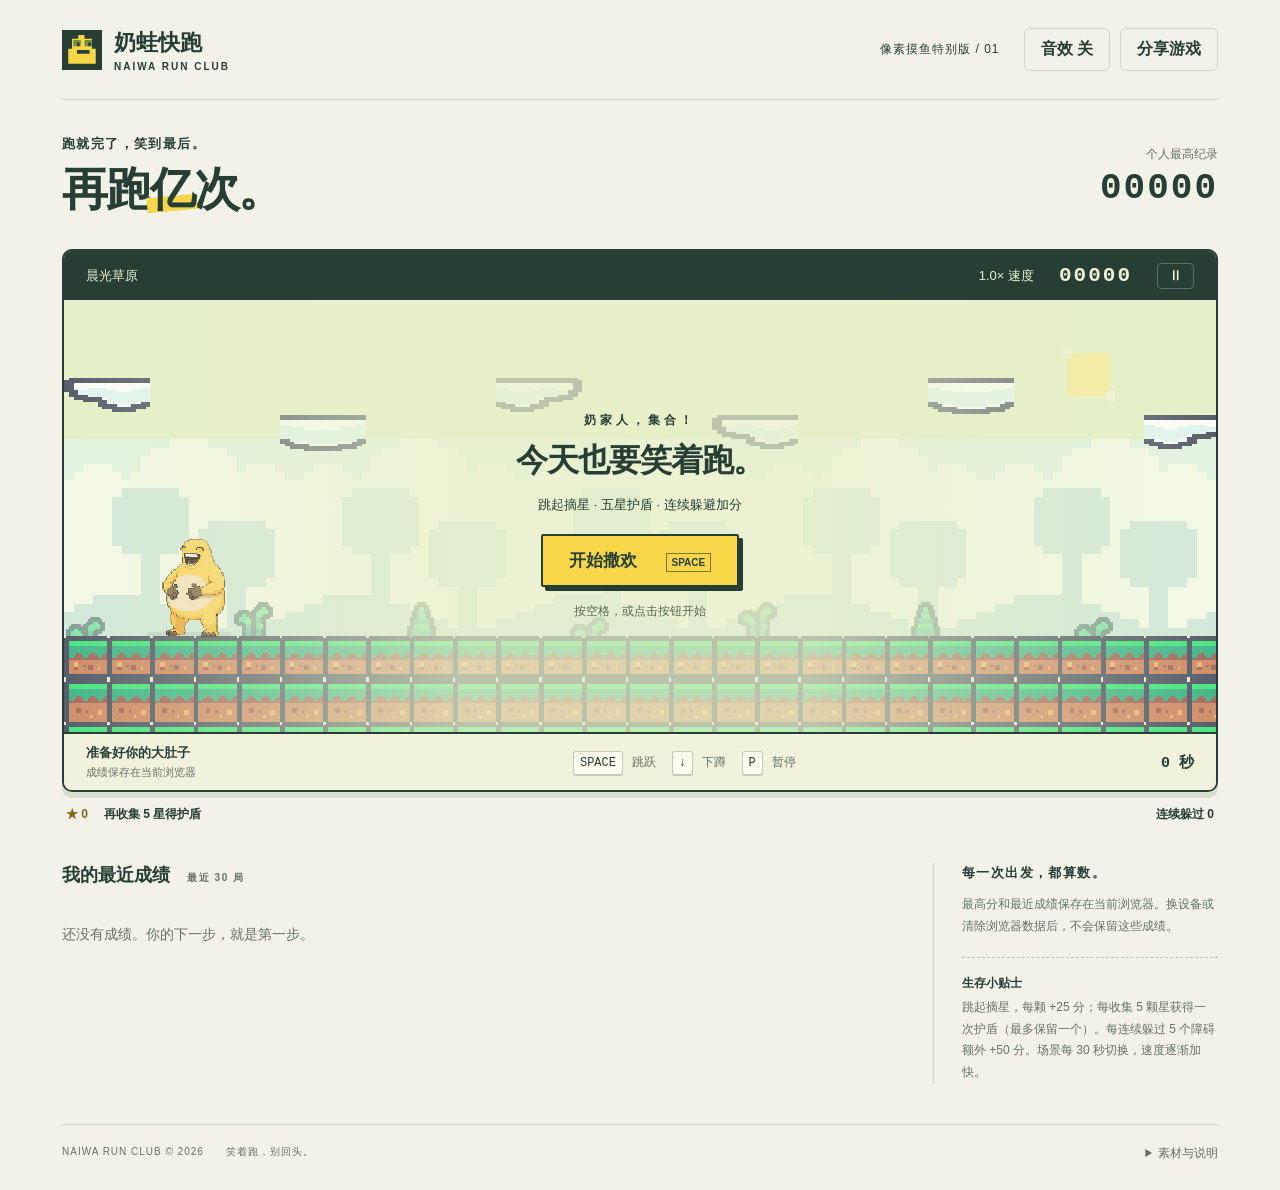
<file: docs/index.html>
<!doctype html><html lang="zh-CN"><head><meta charset="utf-8"><meta name="viewport" content="width=device-width,initial-scale=1,viewport-fit=cover"><meta name="theme-color" content="#f6d84c"><title>奶蛙快跑 · 再跑亿次</title><link rel="icon" href="./favicon.svg"><link rel="stylesheet" href="style.css?v=2"></head><body><main class="shell">
<header><a class="brand" href="./index.html"><img src="./favicon.svg" width="40" height="40" alt=""><span>奶蛙快跑<small>NAIWA RUN CLUB</small></span></a><div class="header-actions"><span class="edition">像素摸鱼特别版 / 01</span><button id="sound" aria-pressed="false">音效 关</button><button id="share">分享游戏</button></div></header>
<section class="intro"><div><span class="eyebrow">跑就完了，笑到最后。</span><h1>再跑<span>亿</span>次。</h1></div><div class="best"><span>个人最高纪录</span><strong id="best">00000</strong></div></section>
<section class="arcade" aria-label="奶蛙跑酷游戏"><div class="game-bar"><span><span id="biome">晨光草原</span></span><div><span id="speed">1.0× 速度</span><b id="score" aria-label="当前得分">00000</b><button id="pause" aria-label="暂停游戏">Ⅱ</button></div></div><div class="stage"><canvas id="game" width="960" height="360" aria-label="二维奶蛙跑酷，空格或上方向键跳跃，下方向键下蹲"></canvas><div class="overlay" id="overlay"><span class="overline" id="overline">奶家人，集合！</span><h2 id="overlay-title">今天也要笑着跑。</h2><p id="overlay-description">跳起摘星 · 五星护盾 · 连续躲避加分</p><button class="primary" id="start">开始撒欢 <span>SPACE</span></button><p class="hint" id="save-status">按空格，或点击按钮开始</p></div></div><div class="game-bottom"><span><b id="mood">准备好你的大肚子</b><small id="connection">成绩保存在当前浏览器</small></span><span class="keys"><kbd>SPACE</kbd> 跳跃 <kbd>↓</kbd> 下蹲 <kbd>P</kbd> 暂停</span><span class="distance" id="distance">0 秒</span></div></section>
<div class="run-rewards" aria-label="本局奖励"><span id="stars">★ 0</span><span id="shield">再收集 5 星得护盾</span><span id="streak">连续躲过 0</span></div><div class="touch-controls"><button id="duck" class="control" aria-label="下蹲，按住躲鸟"><img src="assets/duck-control.svg" alt="" draggable="false"></button><button id="jump" class="control jump" aria-label="跳跃，点一下起跳"><img src="assets/jump-control.svg" alt="" draggable="false"></button></div>
<section class="records"><div class="record-main"><div class="section-heading"><h2 id="history-heading">我的最近成绩 <span>最近 30 局</span></h2></div><div id="record-list" aria-labelledby="history-heading"></div></div><aside class="profile"><span class="eyebrow">每一次出发，都算数。</span><p>最高分和最近成绩保存在当前浏览器。换设备或清除浏览器数据后，不会保留这些成绩。</p><div class="tip"><b>生存小贴士</b><p>跳起摘星，每颗 +25 分；每收集 5 颗星获得一次护盾（最多保留一个）。每连续躲过 5 个障碍额外 +50 分。场景每 30 秒切换，速度逐渐加快。</p></div></aside></section>
<footer><span>NAIWA RUN CLUB © 2026 <b>笑着跑，别回头。</b></span><details><summary>素材与说明</summary><p>奶蛙网络迷因的像素二创，非官方游戏。角色：<a href="https://github.com/Maple498/nai-wa-codex-pet" target="_blank" rel="noreferrer">Maple498 / nai-wa-codex-pet</a>（<a href="https://creativecommons.org/licenses/by/4.0/" target="_blank" rel="noreferrer">CC BY 4.0</a>，裁帧缩放与下蹲变形）。环境与音效：<a href="https://kenney.nl/assets/pixel-platformer" target="_blank" rel="noreferrer">Kenney Pixel Platformer</a> / <a href="https://kenney.nl/assets/digital-audio" target="_blank" rel="noreferrer">Digital Audio</a>（CC0）。成绩仅保存在本机，不采集地理位置。</p></details></footer></main><div id="toast" role="status" aria-live="polite"></div><script type="module" src="game.js?v=2"></script></body></html>
</file>
<file: docs/style.css>
:root{--ink:#263e34;--paper:#f3f2e9;--yellow:#f7d648;--line:#d2d8c9;--muted:#667267}*{box-sizing:border-box}body{margin:0;background:var(--paper);color:var(--ink);font-family:'Microsoft YaHei',sans-serif;font-size:16px}button,input{font:inherit}button,a,input{-webkit-tap-highlight-color:transparent}button{cursor:pointer;color:inherit;border:1px solid var(--line);background:transparent;border-radius:6px;padding:10px 16px;font-weight:600}button:hover{background:#e3e8d8}button:active{transform:translateY(2px)}button:focus-visible,a:focus-visible,input:focus-visible{outline:3px solid #36886d;outline-offset:3px}button:disabled{opacity:.6;cursor:wait}.shell{max-width:1240px;margin:auto;padding:0 42px}header{height:100px;border-bottom:1px solid var(--line);display:flex;align-items:center;justify-content:space-between;gap:16px}.brand{display:flex;align-items:center;gap:12px;color:inherit;text-decoration:none;font-size:22px;font-weight:900;white-space:nowrap}.brand small{display:block;font-size:10px;letter-spacing:2px;margin-top:3px}.brand img{image-rendering:pixelated}.header-actions{display:flex;align-items:center;gap:10px}.edition{font-size:12px;letter-spacing:1px;margin-right:14px}.intro{display:flex;align-items:center;gap:48px;padding:34px 0 28px}.eyebrow{font-size:13px;letter-spacing:1.4px;font-weight:700}.intro h1{font-size:46px;letter-spacing:-2px;margin:6px 0 0;font-weight:900}.intro h1 span{position:relative;z-index:0}.intro h1 span:before{content:'';position:absolute;bottom:4px;left:-3px;right:-3px;height:15px;z-index:-1;background:var(--yellow);transform:rotate(-5deg)}.intro>p{font-size:14px;line-height:1.9;color:var(--muted);margin:24px 0 0}.best{margin-left:auto;text-align:right}.best span{display:block;color:var(--muted);font-size:12px;margin-bottom:5px}.best strong{font:700 36px monospace;letter-spacing:2px}.arcade{border:2px solid var(--ink);border-radius:10px;overflow:hidden;box-shadow:0 6px 0 #d9decf;background:#dbe7b4}.game-bar{height:49px;background:#263e34;color:#edf1d5;display:flex;align-items:center;justify-content:space-between;padding:0 22px;font-size:13px}.game-bar>div{display:flex;align-items:center;gap:25px}.game-bar b{font:600 21px monospace;letter-spacing:2px}.game-bar button{border-color:#5b7060;color:#edf1d5;padding:3px 11px;border-radius:4px}.stage{position:relative;aspect-ratio:960/360;overflow:hidden}canvas{width:100%;height:100%;display:block;image-rendering:pixelated;touch-action:none}.overlay{position:absolute;inset:0;display:flex;flex-direction:column;align-items:center;justify-content:center;background:linear-gradient(90deg,#e9f0c820,#e9f0c8bb 35%,#e9f0c8bb 65%,#e9f0c820);text-align:center}.overlay[hidden]{display:none}.overline{font-size:12px;font-weight:700;letter-spacing:4px}.overlay h2{font-size:32px;letter-spacing:-1px;margin:10px 0 4px}.overlay p{font-size:13px;margin:9px 0 20px}.primary{background:var(--yellow);border:2px solid var(--ink);box-shadow:4px 4px var(--ink);padding:13px 26px;font-size:17px;border-radius:2px;min-height:50px}.primary:hover{background:#ffe576}.primary span{font-size:10px;border:1px solid #7e742f;padding:3px 5px;margin-left:24px}.overlay .hint{font-size:12px;color:#566a51;margin:16px 0 0;max-width:90%}.game-bottom{min-height:58px;background:#f0f2dc;display:flex;align-items:center;justify-content:space-between;padding:10px 22px;border-top:2px solid var(--ink);gap:12px;font-size:12px}.game-bottom b{font-size:13px}.game-bottom small{display:block;font-size:11px;color:var(--muted);margin-top:3px}.keys{color:var(--muted)}kbd{padding:4px 6px;background:#fffef1;border:1px solid #c3ccb4;border-bottom-width:2px;border-radius:3px;color:var(--ink);margin:0 6px 0 12px}.distance{font:700 15px monospace;white-space:nowrap}.touch-controls{display:none}.records{display:grid;grid-template-columns:1fr 285px;gap:42px;margin:40px 0}.section-heading{display:flex;justify-content:space-between;align-items:center}.section-heading h2{font-size:18px;margin:0}.section-heading h2 span{font-size:10px;color:var(--muted);letter-spacing:1.6px;margin-left:12px}.section-heading button{border:0;font-size:12px}.tabs{display:flex;border-bottom:1px solid var(--line);gap:24px;align-items:center;margin-top:15px}.tabs button{border:0;border-radius:0;font-size:13px;padding:12px 0;color:var(--muted)}.tabs button[aria-selected=true]{color:var(--ink);border-bottom:3px solid var(--ink)}.tabs>span{font-size:11px;color:var(--muted);margin-left:auto}.row{display:grid;grid-template-columns:32px 1fr auto;align-items:center;padding:13px 5px;gap:14px;border-bottom:1px solid var(--line);font-size:14px}.rank{font:600 14px monospace;color:var(--muted)}.row:first-child .rank{background:var(--yellow);color:var(--ink);padding:5px;text-align:center}.row strong{font-family:monospace;font-size:18px}.row small{font-size:12px;color:var(--muted);display:block;margin-top:4px}.empty{font-size:14px;color:var(--muted);padding:25px 0}.profile{border-left:1px solid var(--line);padding-left:28px}.profile form{margin-top:17px}.profile label{font-size:12px;display:block;margin-bottom:8px}.profile form>div{display:flex;gap:6px}.profile input{width:0;flex:1;min-width:0;border:1px solid #b9c4b2;background:#fffef6;padding:10px;border-radius:4px;font-size:14px;color:var(--ink)}.profile button{padding:9px 12px;background:var(--ink);color:#fffef1;font-size:13px}.profile small{font-size:11px;color:var(--muted);display:block;margin-top:8px}.profile>p,.tip p{font-size:12px;line-height:1.8;color:var(--muted)}.tip{margin-top:20px;padding-top:15px;border-top:1px dashed #bac4b3}.tip b{font-size:12px}.tip p{margin:5px 0 0}footer{border-top:1px solid var(--line);padding:20px 0 28px;display:flex;justify-content:space-between;gap:30px;font-size:10px;color:var(--muted);letter-spacing:1px}footer b{margin-left:18px;font-weight:400}footer details{max-width:400px;text-align:right;font-size:12px;letter-spacing:0}footer details p{line-height:1.8}footer a{color:var(--ink)}summary{cursor:pointer}#toast{position:fixed;bottom:24px;left:50%;transform:translateX(-50%);background:var(--ink);color:#fff;padding:13px 20px;border-radius:6px;z-index:5;max-width:90%;display:none;font-size:14px}#toast.show{display:block}#retry-save{font-size:12px;margin-top:8px;padding:6px 12px}#retry-save[hidden]{display:none}
@media(min-width:1500px){.shell{max-width:1380px}.intro{padding:45px 0 36px}}@media(max-width:850px){.shell{padding:0 22px}.edition{display:none}.intro{gap:22px}.intro h1{font-size:38px}.intro>p{font-size:12px}.records{gap:24px;grid-template-columns:1fr 230px}.profile{padding-left:20px}.keys{display:none}.touch-controls{display:flex;gap:16px;margin-top:20px}.control{flex:1;display:flex;align-items:center;justify-content:center;gap:16px;touch-action:none;user-select:none;min-height:68px;border:2px solid var(--ink);box-shadow:0 4px var(--ink);background:#e4e9d5;border-radius:6px}.control span{font-size:28px}.control small{font-size:12px;font-weight:400}.control.jump{background:var(--yellow)}}@media(max-width:600px){.shell{padding:0 16px}header{height:78px}.brand{font-size:18px;gap:10px}.brand img{width:32px;height:32px}.brand small{font-size:8px;letter-spacing:1px}.header-actions{gap:6px}.header-actions button{font-size:12px;padding:9px 10px}.intro{padding:24px 0 22px;gap:10px}.intro h1{font-size:36px}.intro>p{display:none}.eyebrow{font-size:11px;letter-spacing:.8px}.best strong{font-size:27px}.best span{font-size:11px}.game-bar{padding:0 12px;font-size:11px;height:42px}.game-bar>div{gap:12px}.game-bar b{font-size:18px}.stage{height:290px;aspect-ratio:auto}.overlay h2{font-size:24px}.overlay p{font-size:12px;max-width:90%;line-height:1.6}.overlay .overline{font-size:11px}.primary{font-size:16px;padding:12px 20px}.primary span{display:none}.game-bottom{padding:10px 12px}.game-bottom b{font-size:12px}.control{min-height:72px;gap:12px}.control small{font-size:11px}.records{grid-template-columns:1fr;margin-top:32px;gap:25px}.profile{border-left:0;border-top:1px solid var(--line);padding:23px 0 0}.tabs{gap:20px}.tabs>span{font-size:10px}.section-heading h2{font-size:17px}.section-heading h2 span{font-size:9px}.profile>p,.tip p{font-size:13px}.profile label{font-size:13px}.profile input{font-size:16px}.profile small{font-size:12px}footer{display:block;font-size:9px}footer details{text-align:left;margin-top:13px}footer b{margin-left:8px}}

/* Equal canvas scales on each axis; mobile controls have no selectable text. */
.run-rewards{display:flex;gap:16px;align-items:center;padding:14px 4px 0;font-size:12px;font-weight:700;color:var(--ink)}.run-rewards>span:first-child{color:#856414}.run-rewards>span:last-child{margin-left:auto}.control,.control *,.arcade{-webkit-user-select:none;user-select:none;-webkit-touch-callout:none}.control{touch-action:none}.control img{width:140px;height:52px;pointer-events:none;-webkit-user-drag:none;user-select:none}.control:active{background:#c7dbb9}.control.jump:active{background:#ffe879}@media(max-width:600px){.stage{height:auto;aspect-ratio:3/2}.overlay h2{font-size:21px;margin-top:5px}.overlay p{margin:5px 0 10px;font-size:11px}.overlay .hint{margin-top:10px;font-size:10px}.primary{min-height:44px;padding:8px 18px}.touch-controls{margin-top:14px}.run-rewards{gap:8px;font-size:10px}.control{padding:4px;min-height:76px}}
</file>
